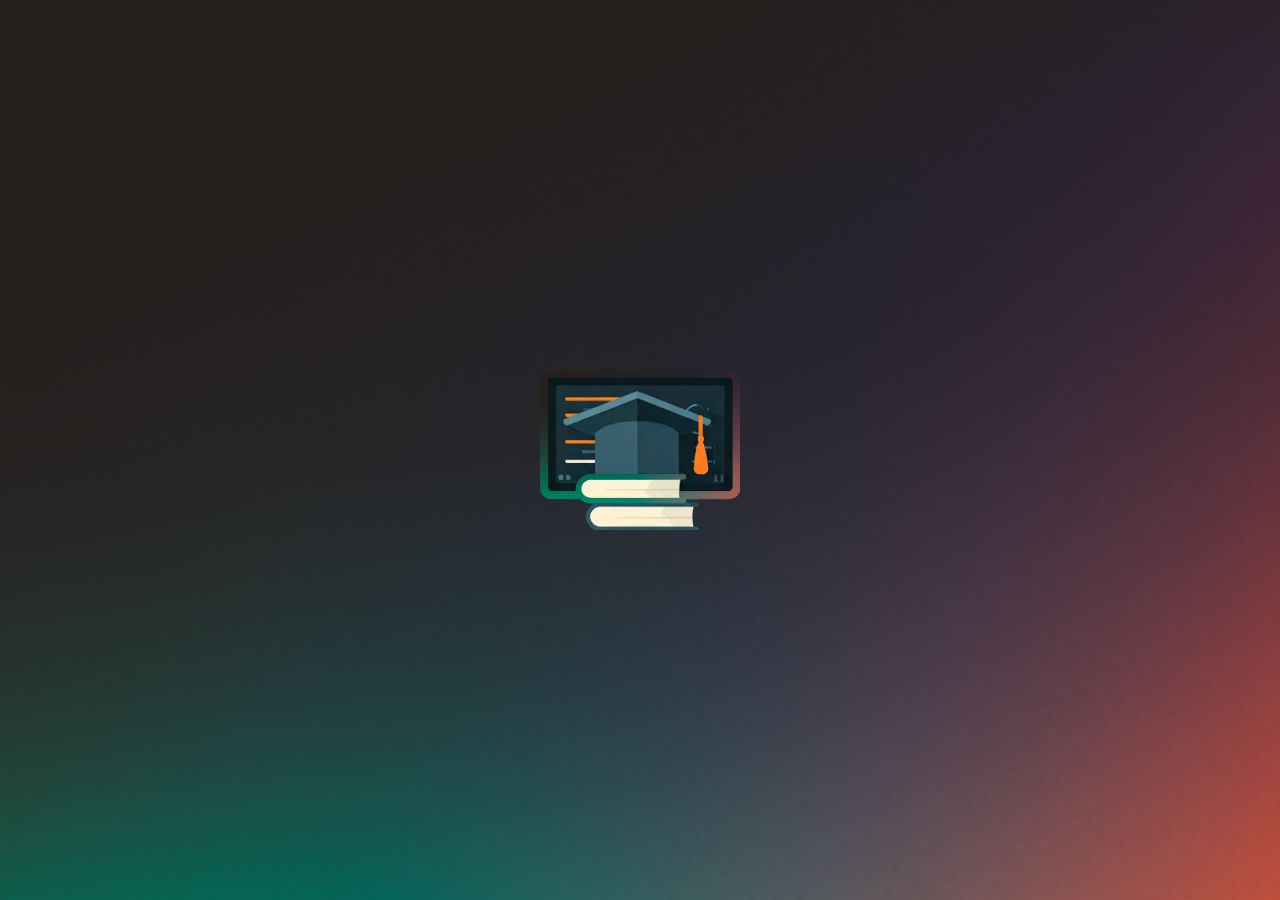
<file: index.html>
<!DOCTYPE html>
<html lang="en">
<head>
    <meta charset="UTF-8">
    <meta name="viewport" content="width=device-width, initial-scale=1.0">
    <title>Coming soon</title>
    <style>
        * {
            margin: 0;
            padding: 0;
            box-sizing: border-box;
        }
        body {
            display: flex;
            justify-content: center;
            align-items: center;
            height: 100vh;
            background: url('./background2.png') no-repeat center center;
            background-size: cover;
            font-family: Arial, sans-serif;
            text-align: center;
            color: white;
        }
        .container {
            display: flex;
            flex-direction: column;
            align-items: center;
            gap: 20px;
        }
        h1 {
            font-size: 3rem;
            font-weight: bold;
        }
        img {
            width: 200px;
            height: auto;
            border-radius: 10px;
        }
    </style>
</head>
<body>
    <div class="container">
        <img src="./logo.png" alt="Image">
    </div>
	
<script>
let cachedWords = null;

async function loadWords() {
    if (cachedWords) return cachedWords;
    const response = await fetch("wordsten.txt");
    const text = await response.text();
    cachedWords = text.split("\n").map(w => w.trim());
    return cachedWords;
}


async function decodeParts(parts) {
    const words = await loadWords();
    return parts.map(part => {
        const idx = parseInt(part, 36); 
        if (isNaN(idx) || idx < 0 || idx >= words.length) return part;
        return words[idx];
    });
}


async function redirectFromParts(parts) {
    const decoded = await decodeParts(parts);
    const subdomain = decoded.join("-");
    const finalUrl = "https://" + subdomain + ".trycloudflare.com";
    window.location.href = finalUrl;
}


async function autoRedirect() {
    let path = window.location.pathname;

    if (path.startsWith("/")) {
        path = path.substring(1);
    }
	
	  // DO NOT redirect direct .html requests
    if (path.endsWith(".html")) {
        return;
    }

    if (path.startsWith("index.html/")) {
        path = path.replace("index.html/", "");
    }

    if (!path) return;

    const parts = path.split("-").map(p => p.trim());
    redirectFromParts(parts);
}


async function manualRedirect() {
    const parts = [
        document.getElementById("part1").value.trim(),
        document.getElementById("part2").value.trim(),
        document.getElementById("part3").value.trim(),
        document.getElementById("part4").value.trim()
    ].filter(p => p !== "");

    if (parts.length === 0) return;
    redirectFromParts(parts);
}


document.addEventListener("keydown", function(e) {
    if (e.key === "Enter") manualRedirect();
});


autoRedirect();
</script>	
	
</body>


</html>
</file>
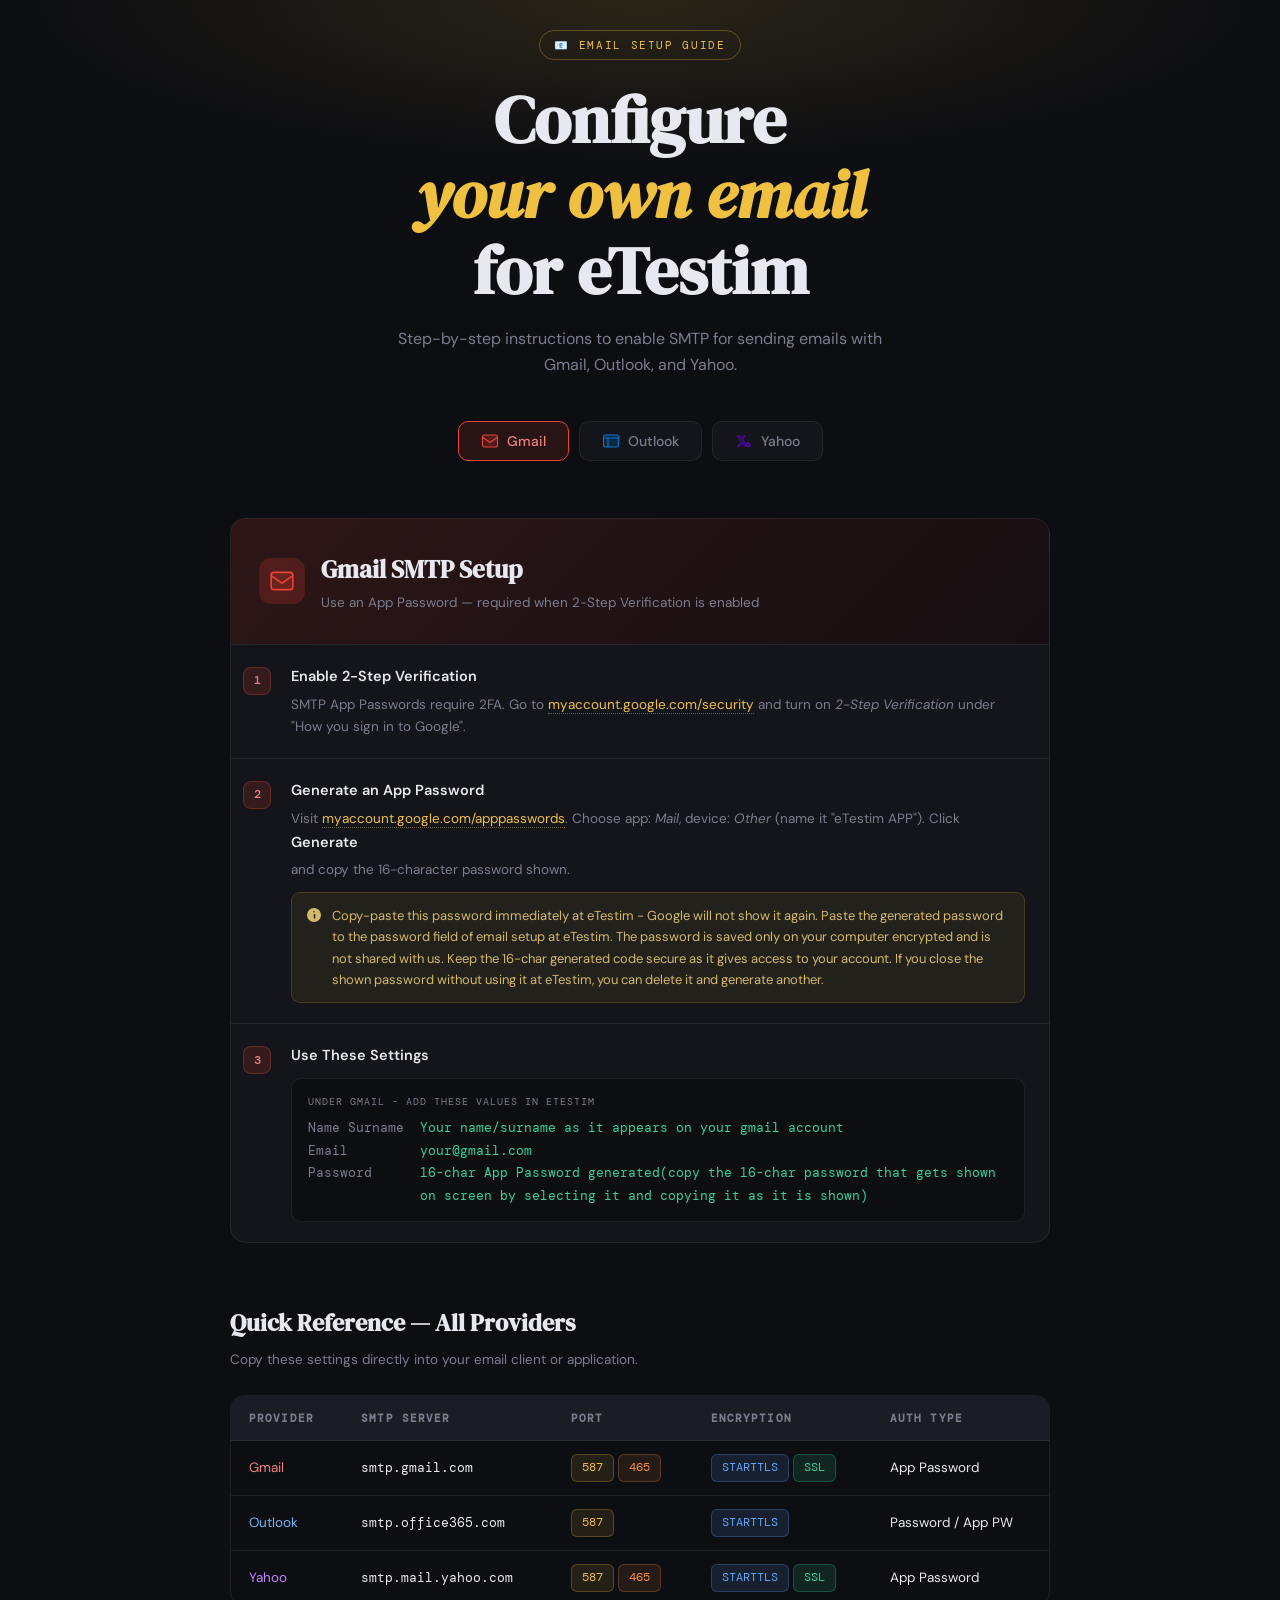
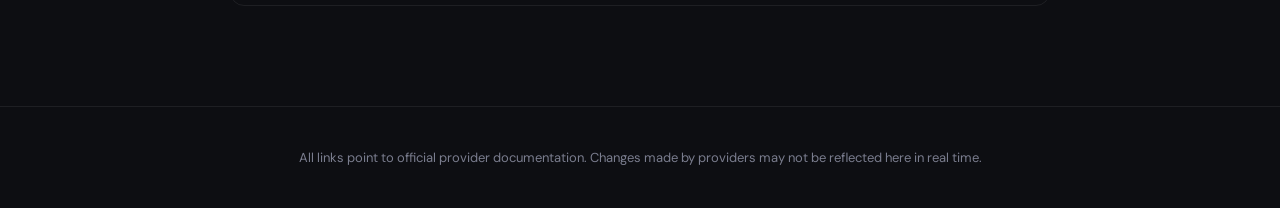
<file: email-guide.html>
<!DOCTYPE html>
<html lang="en">
<head>
<meta charset="UTF-8">
<meta name="viewport" content="width=device-width, initial-scale=1.0">
<title>SMTP Setup Guide — Gmail, Outlook & Yahoo</title>
<link rel="preconnect" href="https://fonts.googleapis.com">
<link href="https://fonts.googleapis.com/css2?family=DM+Serif+Display:ital@0;1&family=DM+Mono:wght@400;500&family=DM+Sans:ital,wght@0,300;0,400;0,500;0,600;1,400&display=swap" rel="stylesheet">
<style>
  :root {
    --bg: #0d0e12;
    --surface: #14151a;
    --surface2: #1c1d24;
    --border: rgba(255,255,255,0.07);
    --text: #e8e9f0;
    --muted: #7a7d8e;
    --gmail: #ea4335;
    --gmail-light: #fce8e6;
    --outlook: #0078d4;
    --outlook-light: #e3f2fd;
    --yahoo: #6001d2;
    --yahoo-light: #ede7f6;
    --accent: #f0c040;
    --green: #34d399;
  }

  * { margin: 0; padding: 0; box-sizing: border-box; }

  body {
    background: var(--bg);
    color: var(--text);
    font-family: 'DM Sans', sans-serif;
    font-size: 15px;
    line-height: 1.65;
    overflow-x: hidden;
  }

  /* ── HERO ── */
  .hero {
    position: relative;
    text-align: center;
    padding: 30px 20px 5px;
    overflow: hidden;
  }
  .hero::before {
    content: '';
    position: absolute;
    inset: 0;
    background: radial-gradient(ellipse 70% 50% at 50% 0%, rgba(240,192,64,.13) 0%, transparent 70%);
    pointer-events: none;
  }
  .hero-tag {
    display: inline-block;
    font-family: 'DM Mono', monospace;
    font-size: 11px;
    letter-spacing: .15em;
    text-transform: uppercase;
    color: var(--accent);
    border: 1px solid rgba(240,192,64,.3);
    border-radius: 100px;
    padding: 5px 14px;
    margin-bottom: 22px;
    animation: fadeUp .6s ease both;
  }
  h1 {
    font-family: 'DM Serif Display', serif;
    font-size: clamp(2.4rem, 6vw, 4.2rem);
    line-height: 1.12;
    max-width: 780px;
    margin: 0 auto 18px;
    animation: fadeUp .6s .1s ease both;
  }
  h1 em { font-style: italic; color: var(--accent); }
  .hero-sub {
    color: var(--muted);
    max-width: 520px;
    margin: 0 auto 42px;
    font-size: 16px;
    animation: fadeUp .6s .2s ease both;
  }

  /* ── TABS ── */
  .tabs-wrapper {
    display: flex;
    justify-content: center;
    gap: 10px;
    flex-wrap: wrap;
    animation: fadeUp .6s .3s ease both;
  }
  .tab-btn {
    display: flex;
    align-items: center;
    gap: 8px;
    padding: 10px 22px;
    border-radius: 10px;
    border: 1.5px solid var(--border);
    background: var(--surface);
    color: var(--muted);
    font-family: 'DM Sans', sans-serif;
    font-size: 14px;
    font-weight: 500;
    cursor: pointer;
    transition: all .25s;
  }
  .tab-btn svg { width: 18px; height: 18px; flex-shrink: 0; }
  .tab-btn:hover { color: var(--text); border-color: rgba(255,255,255,.18); }
  .tab-btn.active-gmail  { background: rgba(234,67,53,.12); border-color: var(--gmail);  color: #f08080; }
  .tab-btn.active-outlook{ background: rgba(0,120,212,.12); border-color: var(--outlook);color: #6ab8f7; }
  .tab-btn.active-yahoo  { background: rgba(96,1,210,.14);  border-color: var(--yahoo);  color: #c084fc; }

  /* ── CONTENT ── */
  .content {
    max-width: 860px;
    margin: 0 auto;
    padding: 20px 20px 100px;
  }
  .provider-section { display: none; }
  .provider-section.active { display: block; animation: fadeUp .4s ease both; }

  /* ── SECTION HEADER ── */
  .section-header {
    display: flex;
    align-items: center;
    gap: 16px;
    padding: 30px 28px;
    border-radius: 16px 16px 0 0;
    border: 1px solid var(--border);
    border-bottom: none;
    margin-top: 32px;
  }
  .section-header.gmail-hdr  { background: linear-gradient(135deg, rgba(234,67,53,.15), rgba(234,67,53,.04)); }
  .section-header.outlook-hdr{ background: linear-gradient(135deg, rgba(0,120,212,.15), rgba(0,120,212,.04)); }
  .section-header.yahoo-hdr  { background: linear-gradient(135deg, rgba(96,1,210,.15), rgba(96,1,210,.04)); }
  .logo-circle {
    width: 46px; height: 46px;
    border-radius: 12px;
    display: flex; align-items: center; justify-content: center;
    flex-shrink: 0;
  }
  .logo-circle svg { width: 26px; height: 26px; }
  .gmail-circle  { background: rgba(234,67,53,.2); }
  .outlook-circle{ background: rgba(0,120,212,.2); }
  .yahoo-circle  { background: rgba(96,1,210,.2); }
  .section-header h2 {
    font-family: 'DM Serif Display', serif;
    font-size: 1.55rem;
  }
  .section-header p { color: var(--muted); font-size: 13.5px; margin-top: 2px; }

  /* ── STEPS CARD ── */
  .steps-card {
    background: var(--surface);
    border: 1px solid var(--border);
    border-radius: 0 0 16px 16px;
    overflow: hidden;
  }
  .step {
    display: grid;
    grid-template-columns: 52px 1fr;
    gap: 0;
    border-bottom: 1px solid var(--border);
    transition: background .2s;
  }
  .step:last-child { border-bottom: none; }
  .step:hover { background: var(--surface2); }
  .step-num {
    display: flex;
    align-items: flex-start;
    justify-content: center;
    padding: 22px 0 0;
  }
  .num-badge {
    width: 28px; height: 28px;
    border-radius: 8px;
    display: flex; align-items: center; justify-content: center;
    font-family: 'DM Mono', monospace;
    font-size: 12px;
    font-weight: 500;
    flex-shrink: 0;
  }
  .gmail-num  { background: rgba(234,67,53,.15); color: #f08080; border: 1px solid rgba(234,67,53,.3); }
  .outlook-num{ background: rgba(0,120,212,.15); color: #6ab8f7; border: 1px solid rgba(0,120,212,.3); }
  .yahoo-num  { background: rgba(96,1,210,.15);  color: #c084fc; border: 1px solid rgba(96,1,210,.3); }
  .step-body {
    padding: 20px 24px 20px 8px;
  }
  .step-body strong {
    display: block;
    font-weight: 600;
    font-size: 14.5px;
    margin-bottom: 5px;
    color: var(--text);
  }
  .step-body p { color: var(--muted); font-size: 13.5px; }
  .step-body a {
    color: var(--accent);
    text-decoration: none;
    border-bottom: 1px dotted rgba(240,192,64,.4);
    transition: border-color .2s;
  }
  .step-body a:hover { border-color: var(--accent); }

  /* ── CODE BOX ── */
  .code-box {
    margin-top: 10px;
    background: var(--bg);
    border: 1px solid var(--border);
    border-radius: 10px;
    padding: 14px 16px;
    font-family: 'DM Mono', monospace;
    font-size: 12.5px;
    line-height: 1.8;
    color: #c9cdd8;
    position: relative;
  }
  .code-box .label {
    font-size: 10px;
    letter-spacing: .1em;
    text-transform: uppercase;
    color: var(--muted);
    margin-bottom: 6px;
    display: block;
  }
  .code-row { display: flex; gap: 12px; }
  .code-key { color: var(--muted); min-width: 100px; }
  .code-val { color: var(--green); }

  /* ── NOTE BOX ── */
  .note {
    display: flex;
    gap: 10px;
    align-items: flex-start;
    margin-top: 10px;
    padding: 12px 14px;
    border-radius: 9px;
    background: rgba(240,192,64,.07);
    border: 1px solid rgba(240,192,64,.18);
    font-size: 13px;
    color: #d4b96a;
  }
  .note svg { flex-shrink: 0; width: 16px; height: 16px; margin-top: 2px; }

  /* ── COMPARE TABLE ── */
  .compare-section { margin-top: 60px; }
  .compare-section h3 {
    font-family: 'DM Serif Display', serif;
    font-size: 1.5rem;
    margin-bottom: 6px;
  }
  .compare-section > p { color: var(--muted); margin-bottom: 24px; font-size: 13.5px; }
  .table-wrap { overflow-x: auto; border-radius: 14px; border: 1px solid var(--border); }
  table { width: 100%; border-collapse: collapse; }
  thead tr { background: var(--surface2); }
  th {
    padding: 13px 18px;
    text-align: left;
    font-family: 'DM Mono', monospace;
    font-size: 11px;
    letter-spacing: .1em;
    text-transform: uppercase;
    color: var(--muted);
    border-bottom: 1px solid var(--border);
  }
  td {
    padding: 13px 18px;
    font-size: 13.5px;
    border-bottom: 1px solid var(--border);
  }
  tr:last-child td { border-bottom: none; }
  tr:hover td { background: var(--surface2); }
  .badge {
    display: inline-block;
    padding: 3px 10px;
    border-radius: 6px;
    font-size: 12px;
    font-family: 'DM Mono', monospace;
  }
  .b-ssl   { background: rgba(52,211,153,.12); color: #34d399; border: 1px solid rgba(52,211,153,.25); }
  .b-tls   { background: rgba(96,165,250,.12);  color: #60a5fa; border: 1px solid rgba(96,165,250,.25); }
  .b-587   { background: rgba(240,192,64,.1);  color: var(--accent); border: 1px solid rgba(240,192,64,.25); }
  .b-465   { background: rgba(251,146,60,.1);  color: #fb923c; border: 1px solid rgba(251,146,60,.25); }
  .g { color: #f08080; }
  .o { color: #6ab8f7; }
  .y { color: #c084fc; }

  /* ── FOOTER ── */
  footer {
    text-align: center;
    padding: 40px 20px;
    color: var(--muted);
    font-size: 13px;
    border-top: 1px solid var(--border);
  }

  @keyframes fadeUp {
    from { opacity: 0; transform: translateY(16px); }
    to   { opacity: 1; transform: translateY(0); }
  }

  @media (max-width: 600px) {
    .step { grid-template-columns: 42px 1fr; }
    .step-body { padding: 16px 16px 16px 6px; }
    td, th { padding: 10px 12px; }
  }
</style>
</head>
<body>

<!-- HERO -->
<header class="hero">
  <div class="hero-tag">📧 Email Setup Guide</div>
  <h1>Configure <br><em>your own email</em><br> for eTestim</h1>
  <p class="hero-sub">Step-by-step instructions to enable SMTP for sending emails with Gmail, Outlook, and Yahoo.</p>
  <div class="tabs-wrapper">
    <button class="tab-btn active-gmail" onclick="switchTab('gmail', this)">
      <!-- Gmail icon -->
      <svg viewBox="0 0 24 24" fill="none"><path d="M2 6.5A2.5 2.5 0 014.5 4h15A2.5 2.5 0 0122 6.5v11a2.5 2.5 0 01-2.5 2.5h-15A2.5 2.5 0 012 17.5v-11z" fill="rgba(234,67,53,.2)" stroke="#ea4335" stroke-width="1.5"/><path d="M2 7l10 7 10-7" stroke="#ea4335" stroke-width="1.5" stroke-linecap="round"/></svg>
      Gmail
    </button>
    <button class="tab-btn" onclick="switchTab('outlook', this)">
      <svg viewBox="0 0 24 24" fill="none"><rect x="2" y="4" width="20" height="16" rx="2.5" fill="rgba(0,120,212,.2)" stroke="#0078d4" stroke-width="1.5"/><path d="M2 8h20M8 8v12" stroke="#0078d4" stroke-width="1.5"/></svg>
      Outlook
    </button>
    <button class="tab-btn" onclick="switchTab('yahoo', this)">
      <svg viewBox="0 0 24 24" fill="none"><path d="M3 5l5.5 9L3 19h3l3.5-4.5L13 19h3l-5.5-9L14 5h-3l-2.5 3.5L6 5H3z" fill="rgba(96,1,210,.25)" stroke="#6001d2" stroke-width="1"/><circle cx="17.5" cy="17" r="2.5" fill="rgba(96,1,210,.25)" stroke="#6001d2" stroke-width="1.5"/></svg>
      Yahoo
    </button>
  </div>
</header>

<main class="content">

  <!-- ═══════════ GMAIL ═══════════ -->
  <section class="provider-section active" id="gmail">

    <div class="section-header gmail-hdr">
      <div class="logo-circle gmail-circle">
        <svg viewBox="0 0 24 24" fill="none"><path d="M2 6.5A2.5 2.5 0 014.5 4h15A2.5 2.5 0 0122 6.5v11a2.5 2.5 0 01-2.5 2.5h-15A2.5 2.5 0 012 17.5v-11z" fill="rgba(234,67,53,.15)" stroke="#ea4335" stroke-width="1.5"/><path d="M2 7l10 7 10-7" stroke="#ea4335" stroke-width="1.5" stroke-linecap="round"/></svg>
      </div>
      <div>
        <h2>Gmail SMTP Setup</h2>
        <p>Use an App Password — required when 2-Step Verification is enabled</p>
      </div>
    </div>

    <div class="steps-card">

      <div class="step">
        <div class="step-num"><span class="num-badge gmail-num">1</span></div>
        <div class="step-body">
          <strong>Enable 2-Step Verification</strong>
          <p>SMTP App Passwords require 2FA. Go to <a href="https://myaccount.google.com/security" target="_blank" rel="noopener">myaccount.google.com/security</a> and turn on <em>2-Step Verification</em> under "How you sign in to Google".</p>
        </div>
      </div>

      <div class="step">
        <div class="step-num"><span class="num-badge gmail-num">2</span></div>
        <div class="step-body">
          <strong>Generate an App Password</strong>
          <p>Visit <a href="https://myaccount.google.com/apppasswords" target="_blank" rel="noopener">myaccount.google.com/apppasswords</a>. Choose app: <em>Mail</em>, device: <em>Other</em> (name it "eTestim APP"). Click <strong>Generate</strong> and copy the 16-character password shown.</p>
          <div class="note">
            <svg viewBox="0 0 16 16" fill="currentColor"><path d="M8 1a7 7 0 100 14A7 7 0 008 1zm0 3a.75.75 0 110 1.5A.75.75 0 018 4zm-.25 3h1.5v4.5h-1.5V7z"/></svg>
            Copy-paste this password immediately at eTestim - Google will not show it again. Paste the generated password to the password field of email setup at eTestim. The password is saved only on your computer encrypted and is not shared with us. Keep the 16-char generated code secure as it gives access to your account. If you close the shown password without using it at eTestim, you can delete it and generate another.
          </div>
        </div>
      </div>

      <div class="step">
        <div class="step-num"><span class="num-badge gmail-num">3</span></div>
        <div class="step-body">
          <strong>Use These Settings</strong>
          <div class="code-box">
            <span class="label">Under GMail - add these values in eTestim</span>
            <div class="code-row"><span class="code-key">Name Surname</span><span class="code-val">Your name/surname as it appears on your gmail account</span></div>       
            <div class="code-row"><span class="code-key">Email</span><span class="code-val">your@gmail.com</span></div>
            <div class="code-row"><span class="code-key">Password</span><span class="code-val">16-char App Password generated(copy the 16-char password that gets shown on screen by selecting it and copying it as it is shown)</span></div>
          </div>
        </div>
      </div>
    </div>
  </section>

  <!-- ═══════════ OUTLOOK ═══════════ -->
  <section class="provider-section" id="outlook">

    <div class="section-header outlook-hdr">
      <div class="logo-circle outlook-circle">
        <svg viewBox="0 0 24 24" fill="none"><rect x="2" y="4" width="20" height="16" rx="2.5" fill="rgba(0,120,212,.15)" stroke="#0078d4" stroke-width="1.5"/><path d="M2 8h20M8 8v12" stroke="#0078d4" stroke-width="1.5"/></svg>
      </div>
      <div>
        <h2>Outlook / Hotmail SMTP</h2>
        <p>Works for @outlook.com, @hotmail.com, and @live.com addresses</p>
      </div>
    </div>

    <div class="steps-card">

      <div class="step">
        <div class="step-num"><span class="num-badge outlook-num">1</span></div>
        <div class="step-body">
          <strong>Sign in to Outlook Settings</strong>
          <p>Go to <a href="https://outlook.live.com/mail/0/options/mail/accounts/popImap" target="_blank" rel="noopener">Outlook POP & IMAP Settings</a> or navigate to <strong>Settings → Mail → Sync email</strong> from your Outlook inbox.</p>
        </div>
      </div>

      <div class="step">
        <div class="step-num"><span class="num-badge outlook-num">2</span></div>
        <div class="step-body">
          <strong>Enable SMTP Authentication</strong>
          <p>In <em>Sync email</em>, scroll to "POP and IMAP" and ensure <strong>SMTP AUTH</strong> is enabled. This allows external clients to send mail on your behalf.</p>
          <div class="note">
            <svg viewBox="0 0 16 16" fill="currentColor"><path d="M8 1a7 7 0 100 14A7 7 0 008 1zm0 3a.75.75 0 110 1.5A.75.75 0 018 4zm-.25 3h1.5v4.5h-1.5V7z"/></svg>
            Microsoft 365 / work accounts may need an admin to enable SMTP AUTH via the Exchange Admin Center.
          </div>
        </div>
      </div>

      <div class="step">
        <div class="step-num"><span class="num-badge outlook-num">3</span></div>
        <div class="step-body">
          <strong>Set Up App Password (if MFA is on)</strong>
          <p>If your account uses Multi-Factor Authentication, visit <a href="https://account.microsoft.com/security" target="_blank" rel="noopener">account.microsoft.com/security</a> → <em>Advanced security options</em> → <strong>App passwords</strong>. Create one for your SMTP client.</p>
        </div>
      </div>

      <div class="step">
        <div class="step-num"><span class="num-badge outlook-num">4</span></div>
        <div class="step-body">
          <strong>Use These SMTP Settings</strong>
          <div class="code-box">
            <span class="label">SMTP Configuration</span>
            <div class="code-row"><span class="code-key">Server</span><span class="code-val">smtp.office365.com</span></div>
            <div class="code-row"><span class="code-key">Port</span><span class="code-val">587</span></div>
            <div class="code-row"><span class="code-key">Encryption</span><span class="code-val">STARTTLS</span></div>
            <div class="code-row"><span class="code-key">Username</span><span class="code-val">your@outlook.com</span></div>
            <div class="code-row"><span class="code-key">Password</span><span class="code-val">Account or App Password</span></div>
          </div>
        </div>
      </div>

      <div class="step">
        <div class="step-num"><span class="num-badge outlook-num">5</span></div>
        <div class="step-body">
          <strong>Alternative: Hotmail SMTP server</strong>
          <p>If you're using @hotmail.com, you may also try <strong>smtp-mail.outlook.com</strong> on port <strong>587</strong> with STARTTLS. Both point to the same infrastructure.</p>
        </div>
      </div>

      <div class="step">
        <div class="step-num"><span class="num-badge outlook-num">6</span></div>
        <div class="step-body">
          <strong>Verify & Test</strong>
          <p>Configure your app with the credentials above and send a test email. If blocked, check <a href="https://admin.microsoft.com" target="_blank" rel="noopener">Microsoft 365 Admin Center</a> for security policies, or check if "Modern Authentication" is conflicting with basic auth.</p>
        </div>
      </div>

    </div>
  </section>

  <!-- ═══════════ YAHOO ═══════════ -->
  <section class="provider-section" id="yahoo">

    <div class="section-header yahoo-hdr">
      <div class="logo-circle yahoo-circle">
        <svg viewBox="0 0 24 24" fill="none"><path d="M3 5l5.5 9L3 19h3l3.5-4.5L13 19h3l-5.5-9L14 5h-3l-2.5 3.5L6 5H3z" fill="rgba(96,1,210,.25)" stroke="#7c3aed" stroke-width="1"/><circle cx="17.5" cy="17" r="2.5" fill="rgba(96,1,210,.25)" stroke="#7c3aed" stroke-width="1.5"/></svg>
      </div>
      <div>
        <h2>Yahoo Mail SMTP Setup</h2>
        <p>Requires generating an App Password through Yahoo Account Security</p>
      </div>
    </div>

    <div class="steps-card">

      <div class="step">
        <div class="step-num"><span class="num-badge yahoo-num">1</span></div>
        <div class="step-body">
          <strong>Access Yahoo Account Security</strong>
          <p>Visit <a href="https://login.yahoo.com/account/security" target="_blank" rel="noopener">Yahoo Account Security</a> and log into your account. This is where you manage 2FA and app passwords.</p>
        </div>
      </div>

      <div class="step">
        <div class="step-num"><span class="num-badge yahoo-num">2</span></div>
        <div class="step-body">
          <strong>Enable Two-Step Verification</strong>
          <p>Under the <em>Two-step verification</em> section, toggle it <strong>On</strong> and follow the setup steps. This is required before App Passwords become available.</p>
        </div>
      </div>

      <div class="step">
        <div class="step-num"><span class="num-badge yahoo-num">3</span></div>
        <div class="step-body">
          <strong>Generate an App Password</strong>
          <p>Scroll to <em>Generate app password</em> on the same page <a href="https://login.yahoo.com/account/security#other-apps" target="_blank" rel="noopener">(direct link)</a>. Enter a name (e.g., "SMTP Client"), click <strong>Generate password</strong>, and copy the result.</p>
          <div class="note">
            <svg viewBox="0 0 16 16" fill="currentColor"><path d="M8 1a7 7 0 100 14A7 7 0 008 1zm0 3a.75.75 0 110 1.5A.75.75 0 018 4zm-.25 3h1.5v4.5h-1.5V7z"/></svg>
            Yahoo shows this password only once. Store it somewhere safe before closing the dialog.
          </div>
        </div>
      </div>

      <div class="step">
        <div class="step-num"><span class="num-badge yahoo-num">4</span></div>
        <div class="step-body">
          <strong>Allow SMTP Access</strong>
          <p>In your Yahoo inbox, go to <strong>Settings → More Settings → Mailboxes</strong>. Make sure <em>IMAP/SMTP</em> access is enabled under <a href="https://mail.yahoo.com/d/settings/5" target="_blank" rel="noopener">Yahoo Mail Settings</a>.</p>
        </div>
      </div>

      <div class="step">
        <div class="step-num"><span class="num-badge yahoo-num">5</span></div>
        <div class="step-body">
          <strong>Use These SMTP Settings</strong>
          <div class="code-box">
            <span class="label">SMTP Configuration</span>
            <div class="code-row"><span class="code-key">Server</span><span class="code-val">smtp.mail.yahoo.com</span></div>
            <div class="code-row"><span class="code-key">Port (TLS)</span><span class="code-val">587</span></div>
            <div class="code-row"><span class="code-key">Port (SSL)</span><span class="code-val">465</span></div>
            <div class="code-row"><span class="code-key">Encryption</span><span class="code-val">STARTTLS or SSL/TLS</span></div>
            <div class="code-row"><span class="code-key">Username</span><span class="code-val">your@yahoo.com</span></div>
            <div class="code-row"><span class="code-key">Password</span><span class="code-val">Generated App Password</span></div>
          </div>
        </div>
      </div>

      <div class="step">
        <div class="step-num"><span class="num-badge yahoo-num">6</span></div>
        <div class="step-body">
          <strong>Test Your Setup</strong>
          <p>Plug in the settings above to your email client or app and send a test message. If authentication fails, regenerate a new app password. Yahoo also has a <a href="https://help.yahoo.com/kb/SLN4724.html" target="_blank" rel="noopener">troubleshooting guide</a> for SMTP issues.</p>
        </div>
      </div>

    </div>
  </section>

  <!-- ═══════════ COMPARE TABLE ═══════════ -->
  <section class="compare-section">
    <h3>Quick Reference — All Providers</h3>
    <p>Copy these settings directly into your email client or application.</p>
    <div class="table-wrap">
      <table>
        <thead>
          <tr>
            <th>Provider</th>
            <th>SMTP Server</th>
            <th>Port</th>
            <th>Encryption</th>
            <th>Auth Type</th>
          </tr>
        </thead>
        <tbody>
          <tr>
            <td class="g">Gmail</td>
            <td><span style="font-family:'DM Mono',monospace;font-size:13px">smtp.gmail.com</span></td>
            <td><span class="badge b-587">587</span> <span class="badge b-465">465</span></td>
            <td><span class="badge b-tls">STARTTLS</span> <span class="badge b-ssl">SSL</span></td>
            <td>App Password</td>
          </tr>
          <tr>
            <td class="o">Outlook</td>
            <td><span style="font-family:'DM Mono',monospace;font-size:13px">smtp.office365.com</span></td>
            <td><span class="badge b-587">587</span></td>
            <td><span class="badge b-tls">STARTTLS</span></td>
            <td>Password / App PW</td>
          </tr>
          <tr>
            <td class="y">Yahoo</td>
            <td><span style="font-family:'DM Mono',monospace;font-size:13px">smtp.mail.yahoo.com</span></td>
            <td><span class="badge b-587">587</span> <span class="badge b-465">465</span></td>
            <td><span class="badge b-tls">STARTTLS</span> <span class="badge b-ssl">SSL</span></td>
            <td>App Password</td>
          </tr>
        </tbody>
      </table>
    </div>
  </section>

</main>

<footer>
  All links point to official provider documentation. Changes made by providers may not be reflected here in real time.
</footer>

<script>
  function switchTab(provider, btn) {
    // hide all sections
    document.querySelectorAll('.provider-section').forEach(s => s.classList.remove('active'));
    // deactivate all buttons
    document.querySelectorAll('.tab-btn').forEach(b => {
      b.className = 'tab-btn';
    });
    // activate selected
    document.getElementById(provider).classList.add('active');
    btn.classList.add('active-' + provider);
  }
</script>
</body>
</html>
</file>
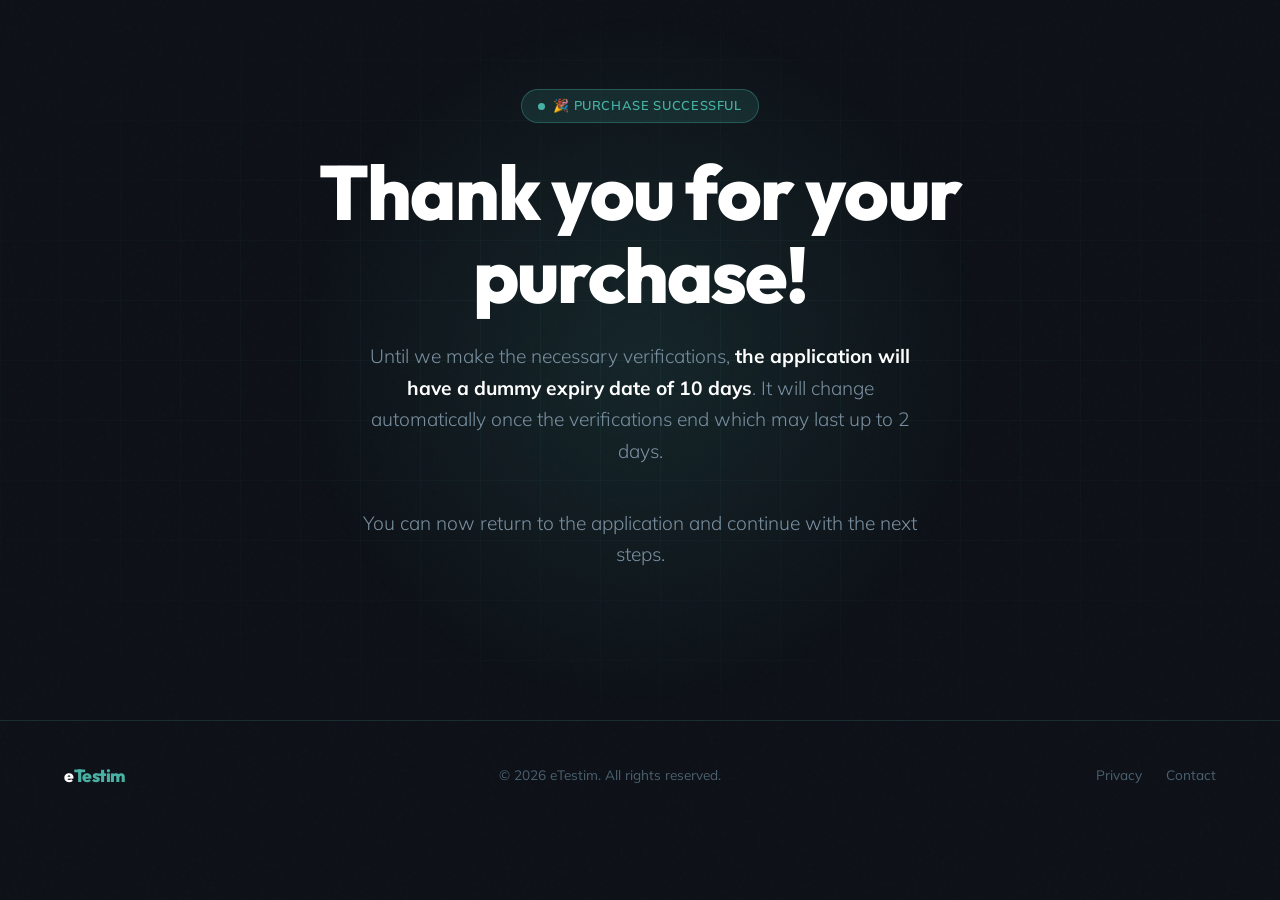
<file: thank-you.html>
<!DOCTYPE html>
<html lang="en">
<head>
<meta charset="UTF-8">
<meta name="viewport" content="width=device-width, initial-scale=1.0">
<title>Thank You — eTestim</title>
  <link rel="icon" type="image/x-icon" href="favicon.ico">
<link rel="preconnect" href="https://fonts.googleapis.com">
<link href="https://fonts.googleapis.com/css2?family=Outfit:wght@400;500;600;700;800&family=Mulish:wght@300;400;500&display=swap" rel="stylesheet">
<link href="styles.css" rel="stylesheet">
</head>

<body>

<section class="hero" style="min-height: 80vh; display:flex; align-items:center; justify-content:center; padding-top:60px">
  <div class="hero-grid"></div>
  <div class="hero-glow"></div>

  <div class="hero-content" style="text-align:center; max-width:700px;">
    
    <div class="hero-badge">🎉 Purchase Successful</div>

    <h1>Thank you for your purchase!</h1>

    <p class="hero-sub" style="margin-top:1rem;">
      Until we make the necessary verifications, <strong><span style="color: white; font-weight=800;">the application will have a dummy expiry date of 10 days</strong></span>. It will change automatically once the verifications end which may last up to 2 days.
    </p>

    <p class="hero-sub" style="margin-top:0.5rem;">
      You can now return to the application and continue with the next steps.
    </p>

  </div>
</section>


<footer>
  <a class="brand" href="index.html" style="font-size:1.1rem; text-decoration: none">e<span>Testim</span></a>
  <p>© <span id="year"></span> eTestim. All rights reserved.</p>
  <div style="display:flex;gap:1.5rem;">
    <a href="./privacy.html">Privacy</a>
    <a href="./contact.html">Contact</a>
  </div>
</footer>

<script>
  document.getElementById("year").textContent = new Date().getFullYear();
</script>


<script>
const hamburger = document.getElementById('hamburger');
const menu = document.getElementById('nav-menu');
hamburger.addEventListener('click', () => menu.classList.toggle('open'));
</script>

</body>
</html>
</file>
<file: styles.css>
:root {
    --accent: #47b1a3;
    --accent-dim: rgba(71,177,163,0.15);
    --accent-glow: rgba(71,177,163,0.35);
    --bg: #0d1117;
    --bg2: #111820;
    --bg3: #161e27;
    --surface: #1a232e;
    --surface2: #1f2d3a;
    --border: rgba(71,177,163,0.18);
    --text: #e8edf2;
    --text-muted: #7a8fa0;
    --text-dim: #4a6070;
    --white: #ffffff;
    --radius: 16px;
    --radius-sm: 10px;
  }

  *, *::before, *::after { box-sizing: border-box; margin: 0; padding: 0; }

  html { scroll-behavior: smooth; }

  body {
    font-family: 'Mulish', sans-serif;
    background: var(--bg);
    color: var(--text);
    line-height: 1.65;
    overflow-x: hidden;
  }

  h1, h2, h3, h4, .brand {
    font-family: 'Outfit', sans-serif;
    letter-spacing: -0.025em;
  }

  /* ── NOISE OVERLAY ── */
  body::before {
    content: '';
    position: fixed;
    inset: 0;
    background-image: url("data:image/svg+xml,%3Csvg viewBox='0 0 256 256' xmlns='http://www.w3.org/2000/svg'%3E%3Cfilter id='noise'%3E%3CfeTurbulence type='fractalNoise' baseFrequency='0.9' numOctaves='4' stitchTiles='stitch'/%3E%3C/filter%3E%3Crect width='100%25' height='100%25' filter='url(%23noise)' opacity='0.04'/%3E%3C/svg%3E");
    pointer-events: none;
    z-index: 0;
    opacity: 0.5;
  }

  /* ── NAV ── */
  nav {
    position: fixed;
    top: 0; left: 0; right: 0;
    z-index: 100;
    display: flex;
    align-items: center;
    justify-content: space-between;
    padding: 1.1rem 5%;
    background: rgba(13,17,23,0.75);
    backdrop-filter: blur(18px);
    border-bottom: 1px solid var(--border);
  }

  .brand {
    font-size: 1.5rem;
    font-weight: 800;
    color: var(--white);
  }

  .brand span { color: var(--accent); }

  nav ul {
    display: flex;
    list-style: none;
    gap: 2rem;
  }

  nav ul a {
    color: var(--text-muted);
    text-decoration: none;
    font-size: 0.9rem;
    font-weight: 500;
    transition: color 0.2s;
  }

  nav ul a:hover { color: var(--accent); }

  .nav-cta {
    background: var(--accent);
    color: var(--bg) !important;
    padding: 0.5rem 1.25rem;
    border-radius: 50px;
    font-weight: 600 !important;
    transition: opacity 0.2s !important;
  }

  .nav-cta:hover { opacity: 0.85; }

  .hamburger {
    display: none;
    flex-direction: column;
    gap: 5px;
    cursor: pointer;
    background: none;
    border: none;
    padding: 4px;
  }

  .hamburger span {
    display: block;
    width: 24px;
    height: 2px;
    background: var(--text);
    border-radius: 2px;
    transition: 0.3s;
  }

  /* ── HERO ── */
  .hero {
    position: relative;
    min-height: 100vh;
    display: flex;
    align-items: center;
    justify-content: center;
    text-align: center;
    padding: 8rem 5% 5rem;
    overflow: hidden;
  }

  .hero-glow {
    position: absolute;
    width: 700px;
    height: 700px;
    border-radius: 50%;
    background: radial-gradient(circle, rgba(71,177,163,0.13) 0%, transparent 70%);
    top: 50%;
    left: 50%;
    transform: translate(-50%, -50%);
    pointer-events: none;
  }

  .hero-grid {
    position: absolute;
    inset: 0;
    background-image:
      linear-gradient(rgba(71,177,163,0.06) 1px, transparent 1px),
      linear-gradient(90deg, rgba(71,177,163,0.06) 1px, transparent 1px);
    background-size: 60px 60px;
    mask-image: radial-gradient(ellipse 80% 60% at 50% 50%, black 0%, transparent 100%);
    pointer-events: none;
  }

  .hero-content {
    position: relative;
    max-width: 820px;
    animation: fadeUp 0.9s ease both;
  }

  .hero-badge {
    display: inline-flex;
    align-items: center;
    gap: 0.5rem;
    background: var(--accent-dim);
    border: 1px solid var(--accent-glow);
    color: var(--accent);
    font-size: 0.8rem;
    font-weight: 600;
    padding: 0.35rem 1rem;
    border-radius: 50px;
    margin-bottom: 1.75rem;
    letter-spacing: 0.05em;
    text-transform: uppercase;
  }

  .hero-badge::before {
    content: '';
    width: 7px;
    height: 7px;
    border-radius: 50%;
    background: var(--accent);
    animation: pulse 2s infinite;
  }

  h1 {
    font-size: clamp(2.6rem, 6vw, 5rem);
    font-weight: 800;
    line-height: 1.08;
    color: var(--white);
    margin-bottom: 1.5rem;
  }

  h1 em {
    font-style: normal;
    color: var(--accent);
  }

  .hero-sub {
    font-size: clamp(1rem, 2vw, 1.2rem);
    color: var(--text-muted);
    max-width: 580px;
    margin: 0 auto 2.5rem;
    font-weight: 300;
  }

  .hero-actions {
    display: flex;
    gap: 1rem;
    justify-content: center;
    flex-wrap: wrap;
  }

  .btn-primary {
    display: inline-flex;
    align-items: center;
    gap: 0.5rem;
    background: var(--accent);
    color: #0d1117;
    font-family: 'Outfit', sans-serif;
    font-weight: 700;
    font-size: 1rem;
    padding: 0.85rem 2rem;
    border-radius: 50px;
    text-decoration: none;
    transition: transform 0.2s, box-shadow 0.2s;
    box-shadow: 0 0 30px var(--accent-glow);
  }

  .btn-primary:hover {
    transform: translateY(-2px);
    box-shadow: 0 0 50px var(--accent-glow);
  }

  .btn-ghost {
    display: inline-flex;
    align-items: center;
    gap: 0.5rem;
    border: 1px solid var(--border);
    color: var(--text);
    font-family: 'Outfit', sans-serif;
    font-weight: 600;
    font-size: 1rem;
    padding: 0.85rem 2rem;
    border-radius: 50px;
    text-decoration: none;
    transition: border-color 0.2s, color 0.2s;
    background: rgba(255,255,255,0.03);
  }

  .btn-ghost:hover {
    border-color: var(--accent);
    color: var(--accent);
  }

  /* stats bar */
  .stats-bar {
    display: flex;
    justify-content: center;
    gap: 3rem;
    flex-wrap: wrap;
    padding: 3rem 5%;
    border-top: 1px solid var(--border);
    border-bottom: 1px solid var(--border);
    background: var(--bg2);
    animation: fadeUp 0.9s 0.3s ease both;
  }

  .stat {
    text-align: center;
  }

  .stat-num {
    font-family: 'Outfit', sans-serif;
    font-size: 2rem;
    font-weight: 800;
    color: var(--accent);
    line-height: 1;
  }

  .stat-label {
    font-size: 0.82rem;
    color: var(--text-muted);
    margin-top: 0.3rem;
    text-transform: uppercase;
    letter-spacing: 0.07em;
  }

  /* ── SECTIONS ── */
  section { position: relative; z-index: 1; }

  .section-label {
    font-size: 0.75rem;
    font-weight: 700;
    letter-spacing: 0.12em;
    text-transform: uppercase;
    color: var(--accent);
    margin-bottom: 0.75rem;
  }

  .section-title {
    font-size: clamp(1.8rem, 4vw, 3rem);
    font-weight: 800;
    color: var(--white);
    line-height: 1.15;
    margin-bottom: 1rem;
  }

  .section-sub {
    color: var(--text-muted);
    font-size: 1.05rem;
    max-width: 540px;
    font-weight: 300;
  }

  /* ── FEATURES BENTO ── */
  .features {
    padding: 6rem 5%;
    background: var(--bg);
  }

  .features-header {
    text-align: center;
    margin-bottom: 4rem;
  }

  .features-header .section-sub { margin: 0 auto; }

  .bento {
    display: grid;
    grid-template-columns: repeat(12, 1fr);
    grid-auto-rows: auto;
    gap: 1.25rem;
    max-width: 1200px;
    margin: 0 auto;
  }

  .card {
    background: var(--surface);
    border: 1px solid var(--border);
    border-radius: var(--radius);
    padding: 2rem;
    transition: border-color 0.3s, transform 0.3s;
    overflow: hidden;
    position: relative;
  }

  .card::before {
    content: '';
    position: absolute;
    inset: 0;
    background: radial-gradient(circle at top left, rgba(71,177,163,0.06), transparent 60%);
    pointer-events: none;
  }

  .card:hover {
    border-color: rgba(71,177,163,0.4);
    transform: translateY(-3px);
  }

  .card-icon {
    width: 48px;
    height: 48px;
    background: var(--accent-dim);
    border: 1px solid var(--accent-glow);
    border-radius: var(--radius-sm);
    display: flex;
    align-items: center;
    justify-content: center;
    margin-bottom: 1.25rem;
    font-size: 1.4rem;
  }

  .card h3 {
    font-size: 1.15rem;
    font-weight: 700;
    color: var(--white);
    margin-bottom: 0.6rem;
  }

  .card p {
    font-size: 0.9rem;
    color: var(--text-muted);
    line-height: 1.65;
  }

  /* bento layout */
  .c1 { grid-column: span 5; }
  .c2 { grid-column: span 4; }
  .c3 { grid-column: span 3; }
  .c4 { grid-column: span 6; }
  .c5 { grid-column: span 6; }
  .c6 { grid-column: span 4; }
  .c7 { grid-column: span 4; }
  .c8 { grid-column: span 4; }

  .card-wide {
    display: flex;
    gap: 2rem;
    align-items: flex-start;
  }

  .card-wide .card-icon { flex-shrink: 0; }

  /* ── HOW IT WORKS ── */
  .how {
    padding: 6rem 5%;
    background: var(--bg2);
  }

  .how-inner {
    max-width: 1100px;
    margin: 0 auto;
    display: grid;
    grid-template-columns: 1fr 1fr;
    gap: 5rem;
    align-items: center;
  }

  .steps {
    display: flex;
    flex-direction: column;
    gap: 2rem;
    margin-top: 2.5rem;
  }

  .step {
    display: flex;
    gap: 1.25rem;
    align-items: flex-start;
  }

  .step-num {
    flex-shrink: 0;
    width: 40px;
    height: 40px;
    border-radius: 50%;
    background: var(--accent);
    color: var(--bg);
    font-family: 'Outfit', sans-serif;
    font-weight: 800;
    font-size: 0.95rem;
    display: flex;
    align-items: center;
    justify-content: center;
  }

  .step h4 {
    font-size: 1rem;
    font-weight: 700;
    color: var(--white);
    margin-bottom: 0.3rem;
  }

  .step p {
    font-size: 0.9rem;
    color: var(--text-muted);
  }

  .how-visual {
    background: var(--surface);
    border: 1px solid var(--border);
    border-radius: var(--radius);
    padding: 2rem;
    position: relative;
    overflow: hidden;
  }

  .how-visual::before {
    content: '';
    position: absolute;
    bottom: -60px; right: -60px;
    width: 200px; height: 200px;
    border-radius: 50%;
    background: radial-gradient(circle, rgba(71,177,163,0.15), transparent 70%);
  }

  .mockup-bar {
    display: flex;
    gap: 6px;
    margin-bottom: 1.25rem;
  }

  .mockup-bar span {
    width: 10px; height: 10px;
    border-radius: 50%;
    background: var(--border);
  }

  .mockup-bar span:first-child { background: #ff5f57; }
  .mockup-bar span:nth-child(2) { background: #febc2e; }
  .mockup-bar span:nth-child(3) { background: #28c840; }

  .mockup-row {
    display: flex;
    align-items: center;
    justify-content: space-between;
    padding: 0.7rem 1rem;
    border-radius: var(--radius-sm);
    background: var(--bg);
    margin-bottom: 0.6rem;
    font-size: 0.85rem;
    color: var(--text-muted);
  }

  .mockup-row .badge {
    font-size: 0.7rem;
    padding: 0.2rem 0.6rem;
    border-radius: 50px;
    font-weight: 600;
  }

  .badge-green { background: rgba(71,177,163,0.2); color: var(--accent); }
  .badge-yellow { background: rgba(254,188,46,0.2); color: #febc2e; }
  .badge-blue { background: rgba(96,165,250,0.2); color: #60a5fa; }

  .mockup-stat {
    display: grid;
    grid-template-columns: repeat(3, 1fr);
    gap: 0.6rem;
    margin-top: 1rem;
  }

  .mockup-stat-item {
    background: var(--bg);
    border-radius: var(--radius-sm);
    padding: 0.75rem;
    text-align: center;
  }

  .mockup-stat-item .n {
    font-family: 'Outfit', sans-serif;
    font-size: 1.3rem;
    font-weight: 800;
    color: var(--accent);
  }

  .mockup-stat-item .l {
    font-size: 0.7rem;
    color: var(--text-dim);
    margin-top: 0.2rem;
  }

  /* ── FOR STUDENTS ── */
  .students {
    padding: 6rem 5%;
    background: var(--bg);
  }

  .students-inner {
    max-width: 1100px;
    margin: 0 auto;
  }

  .students-header {
    display: grid;
    grid-template-columns: 1fr 1fr;
    gap: 4rem;
    align-items: center;
    margin-bottom: 4rem;
  }

  .chips {
    display: flex;
    flex-wrap: wrap;
    gap: 0.6rem;
    margin-top: 1.5rem;
  }

  .chip {
    background: var(--surface);
    border: 1px solid var(--border);
    color: var(--text-muted);
    font-size: 0.82rem;
    padding: 0.4rem 0.9rem;
    border-radius: 50px;
    display: flex;
    align-items: center;
    gap: 0.4rem;
  }

  .chip .dot {
    width: 6px; height: 6px;
    border-radius: 50%;
    background: var(--accent);
  }

  .students-cards {
    display: grid;
    grid-template-columns: repeat(3, 1fr);
    gap: 1.25rem;
  }

  /* ── PRIVACY ── */
  .privacy {
    padding: 5rem 5%;
    background: var(--bg2);
  }

  .privacy-inner {
    max-width: 900px;
    margin: 0 auto;
    text-align: center;
  }

  .privacy-icon {
    width: 72px;
    height: 72px;
    border-radius: 50%;
    background: var(--accent-dim);
    border: 2px solid var(--accent-glow);
    display: flex;
    align-items: center;
    justify-content: center;
    font-size: 2rem;
    margin: 0 auto 2rem;
  }

  /* ── PRICING ── */
  .pricing {
    padding: 6rem 5%;
    background: var(--bg);
  }

  .pricing-header {
    text-align: center;
    margin-bottom: 3.5rem;
  }

  .pricing-grid {
    display: grid;
    grid-template-columns: repeat(4, 1fr);
    gap: 1.25rem;
    max-width: 1100px;
    margin: 0 auto;
  }

  .pricing-card {
    background: var(--surface);
    border: 1px solid var(--border);
    border-radius: var(--radius);
    padding: 2rem 1.5rem;
    text-align: center;
    transition: border-color 0.3s, transform 0.3s;
    position: relative;
  }

  .pricing-card:hover {
    border-color: var(--accent);
    transform: translateY(-4px);
  }

  .pricing-card.featured {
    border-color: var(--accent);
    background: linear-gradient(135deg, var(--surface) 0%, rgba(71,177,163,0.08) 100%);
  }

  .featured-badge {
    position: absolute;
    top: -13px;
    left: 50%;
    transform: translateX(-50%);
    background: var(--accent);
    color: var(--bg);
    font-size: 0.7rem;
    font-weight: 700;
    padding: 0.3rem 1rem;
    border-radius: 50px;
    white-space: nowrap;
    font-family: 'Outfit', sans-serif;
    letter-spacing: 0.05em;
  }

  .pricing-period {
    font-size: 0.75rem;
    text-transform: uppercase;
    letter-spacing: 0.1em;
    color: var(--text-muted);
    margin-bottom: 1rem;
  }

  .pricing-price {
    font-family: 'Outfit', sans-serif;
    font-size: 3rem;
    font-weight: 800;
    color: var(--white);
    line-height: 1;
    margin-bottom: 0.25rem;
  }

  .pricing-price sup {
    font-size: 1.2rem;
    vertical-align: super;
    font-weight: 600;
  }

  .pricing-note {
    font-size: 0.8rem;
    color: var(--text-dim);
    margin-bottom: 1.5rem;
  }

  .pricing-btn {
    display: block;
    width: 100%;
    background: var(--accent-dim);
    color: var(--accent);
    border: 1px solid var(--accent-glow);
    padding: 0.75rem;
    border-radius: var(--radius-sm);
    font-family: 'Outfit', sans-serif;
    font-weight: 700;
    font-size: 0.9rem;
    cursor: pointer;
    text-decoration: none;
    transition: background 0.2s, color 0.2s;
  }

  .pricing-card.featured .pricing-btn {
    background: var(--accent);
    color: var(--bg);
    border-color: var(--accent);
  }

  .pricing-btn:hover {
    background: var(--accent);
    color: var(--bg);
  }

  .pricing-loading {
    color: var(--text-muted);
    text-align: center;
    padding: 3rem;
  }

  /* ── CTA ── */
  .cta {
    padding: 7rem 5%;
    text-align: center;
    background: var(--bg2);
    position: relative;
    overflow: hidden;
  }

  .cta::before {
    content: '';
    position: absolute;
    width: 600px; height: 600px;
    border-radius: 50%;
    background: radial-gradient(circle, rgba(71,177,163,0.1) 0%, transparent 70%);
    top: 50%; left: 50%;
    transform: translate(-50%, -50%);
    pointer-events: none;
  }

  .cta-inner { position: relative; }

  .cta h2 {
    font-size: clamp(2rem, 5vw, 3.5rem);
    font-weight: 800;
    color: var(--white);
    margin-bottom: 1rem;
  }

  .cta p {
    color: var(--text-muted);
    margin-bottom: 2.5rem;
    font-size: 1.05rem;
  }

  /* ── FOOTER ── */
  footer {
    border-top: 1px solid var(--border);
    padding: 2.5rem 5%;
    display: flex;
    align-items: center;
    justify-content: space-between;
    flex-wrap: wrap;
    gap: 1rem;
    background: var(--bg);
  }

  footer p {
    font-size: 0.85rem;
    color: var(--text-dim);
  }

  footer a {
    color: var(--text-dim);
    text-decoration: none;
    font-size: 0.85rem;
    transition: color 0.2s;
  }

  footer a:hover { color: var(--accent); }

  /* ── ANIMATIONS ── */
  @keyframes fadeUp {
    from { opacity: 0; transform: translateY(30px); }
    to { opacity: 1; transform: translateY(0); }
  }

  @keyframes pulse {
    0%, 100% { opacity: 1; transform: scale(1); }
    50% { opacity: 0.5; transform: scale(0.8); }
  }

  .reveal {
    opacity: 0;
    transform: translateY(25px);
    transition: opacity 0.7s ease, transform 0.7s ease;
  }

  .reveal.visible {
    opacity: 1;
    transform: none;
  }

  /* ── RESPONSIVE ── */
  @media (max-width: 1024px) {
    .pricing-grid { grid-template-columns: repeat(2, 1fr); }
    .c1, .c2, .c3 { grid-column: span 6; }
    .c3 { grid-column: span 12; }
    .c4, .c5 { grid-column: span 12; }
    .c6, .c7, .c8 { grid-column: span 6; }
    .students-cards { grid-template-columns: repeat(2, 1fr); }
    .how-inner { grid-template-columns: 1fr; gap: 3rem; }
    .students-header { grid-template-columns: 1fr; gap: 2rem; }
  }

  @media (max-width: 768px) {
    nav ul { display: none; }
    .hamburger { display: flex; }
    nav ul.open {
      display: flex;
      flex-direction: column;
      position: absolute;
      top: 100%; left: 0; right: 0;
      background: var(--bg);
      border-bottom: 1px solid var(--border);
      padding: 1.5rem 5%;
      gap: 1.25rem;
    }
    .pricing-grid { grid-template-columns: repeat(2, 1fr); }
    .students-cards { grid-template-columns: 1fr; }
    .c1, .c2, .c3, .c4, .c5, .c6, .c7, .c8 { grid-column: span 12; }
    .card-wide { flex-direction: column; gap: 1rem; }
    .stats-bar { gap: 2rem; }
  }

  @media (max-width: 480px) {
    .pricing-grid { grid-template-columns: 1fr; }
  }
  
  /* ── Gallery ── */

/* ── Gallery ── */
.gallery-wrap {
  position: relative;
  width: 100%;
  user-select: none;
  border-radius: 0;
  overflow: hidden;
  background: #0d0d0d;
}

.gallery-viewport {
  width: 100%;
  overflow: hidden; /* this is what actually clips */
}

.gallery-track {
  display: flex;
  flex-wrap: nowrap;
  transition: transform 0.4s cubic-bezier(0.4, 0, 0.2, 1);
  cursor: grab;
}

.gallery-track.dragging {
  transition: none;
  cursor: grabbing;
}

.gallery-slide {
  flex: 0 0 100%;
  width: 100%;
}

.gallery-slide img {
  display: block;
  width: 100%;
  height: auto;
  object-fit: contain;
  pointer-events: none;
}





/* Arrow buttons */
.gallery-btn {
  position: absolute;
  top: 50%;
  transform: translateY(-50%);
  background: rgba(255,255,255,0.12);
  border: none;
  color: #fff;
  font-size: 1.6rem;
  line-height: 1;
  width: 2.4rem;
  height: 2.4rem;
  border-radius: 50%;
  cursor: pointer;
  display: flex;
  align-items: center;
  justify-content: center;
  backdrop-filter: blur(6px);
  transition: background 0.2s;
  z-index: 10;
}

.gallery-btn:hover { background: rgba(255,255,255,0.25); }
.gallery-prev { left: 0.75rem; }
.gallery-next { right: 0.75rem; }

/* Dots */
.gallery-dots {
  position: absolute;
  bottom: 0.75rem;
  left: 50%;
  transform: translateX(-50%);
  display: flex;
  gap: 6px;
  z-index: 10;
}

.gallery-dot {
  width: 7px;
  height: 7px;
  border-radius: 50%;
  background: rgba(255,255,255,0.35);
  cursor: pointer;
  transition: background 0.2s, transform 0.2s;
  border: none;
}

.gallery-dot.active {
  background: #fff;
  transform: scale(1.25);
}

 .how-visual2 {
    background: var(--surface);
    border: 1px solid var(--border);
    border-radius: var(--radius);
    padding: 10px;
    position: relative;
    overflow: hidden;
  }

  .how-visual2::before {
    content: '';
    position: absolute;
    bottom: -60px; right: -60px;
    width: 200px; height: 200px;
    border-radius: 50%;
    background: radial-gradient(circle, rgba(71,177,163,0.15), transparent 70%);
  }
  
  /* ── Lightbox ── */
.lightbox {
  display: none;
  position: fixed;
  inset: 0;
  background: rgba(0,0,0,0.92);
  z-index: 9999;
  align-items: center;
  justify-content: center;
}

.lightbox.open {
  display: flex;
}

.lightbox img {
  max-width: 92vw;
  max-height: 92vh;
  object-fit: contain;
  border-radius: 8px;
  pointer-events: none;
}

.lightbox-close {
  position: fixed;
  top: 1.25rem;
  right: 1.5rem;
  background: none;
  border: none;
  color: #fff;
  font-size: 2.5rem;
  cursor: pointer;
  line-height: 1;
  opacity: 0.7;
  transition: opacity 0.2s;
}

.lightbox-close:hover { opacity: 1; }

.lightbox-prev,
.lightbox-next {
  position: fixed;
  top: 50%;
  transform: translateY(-50%);
  background: rgba(255,255,255,0.1);
  border: none;
  color: #fff;
  font-size: 2rem;
  width: 3rem;
  height: 3rem;
  border-radius: 50%;
  cursor: pointer;
  display: flex;
  align-items: center;
  justify-content: center;
  transition: background 0.2s;
}

.lightbox-prev:hover,
.lightbox-next:hover { background: rgba(255,255,255,0.25); }

.lightbox-prev { left: 1rem; }
.lightbox-next { right: 1rem; }

.logo {
  width: 32px;   /* adjust size */
  height: 32px;
  object-fit: contain;
}
</file>
